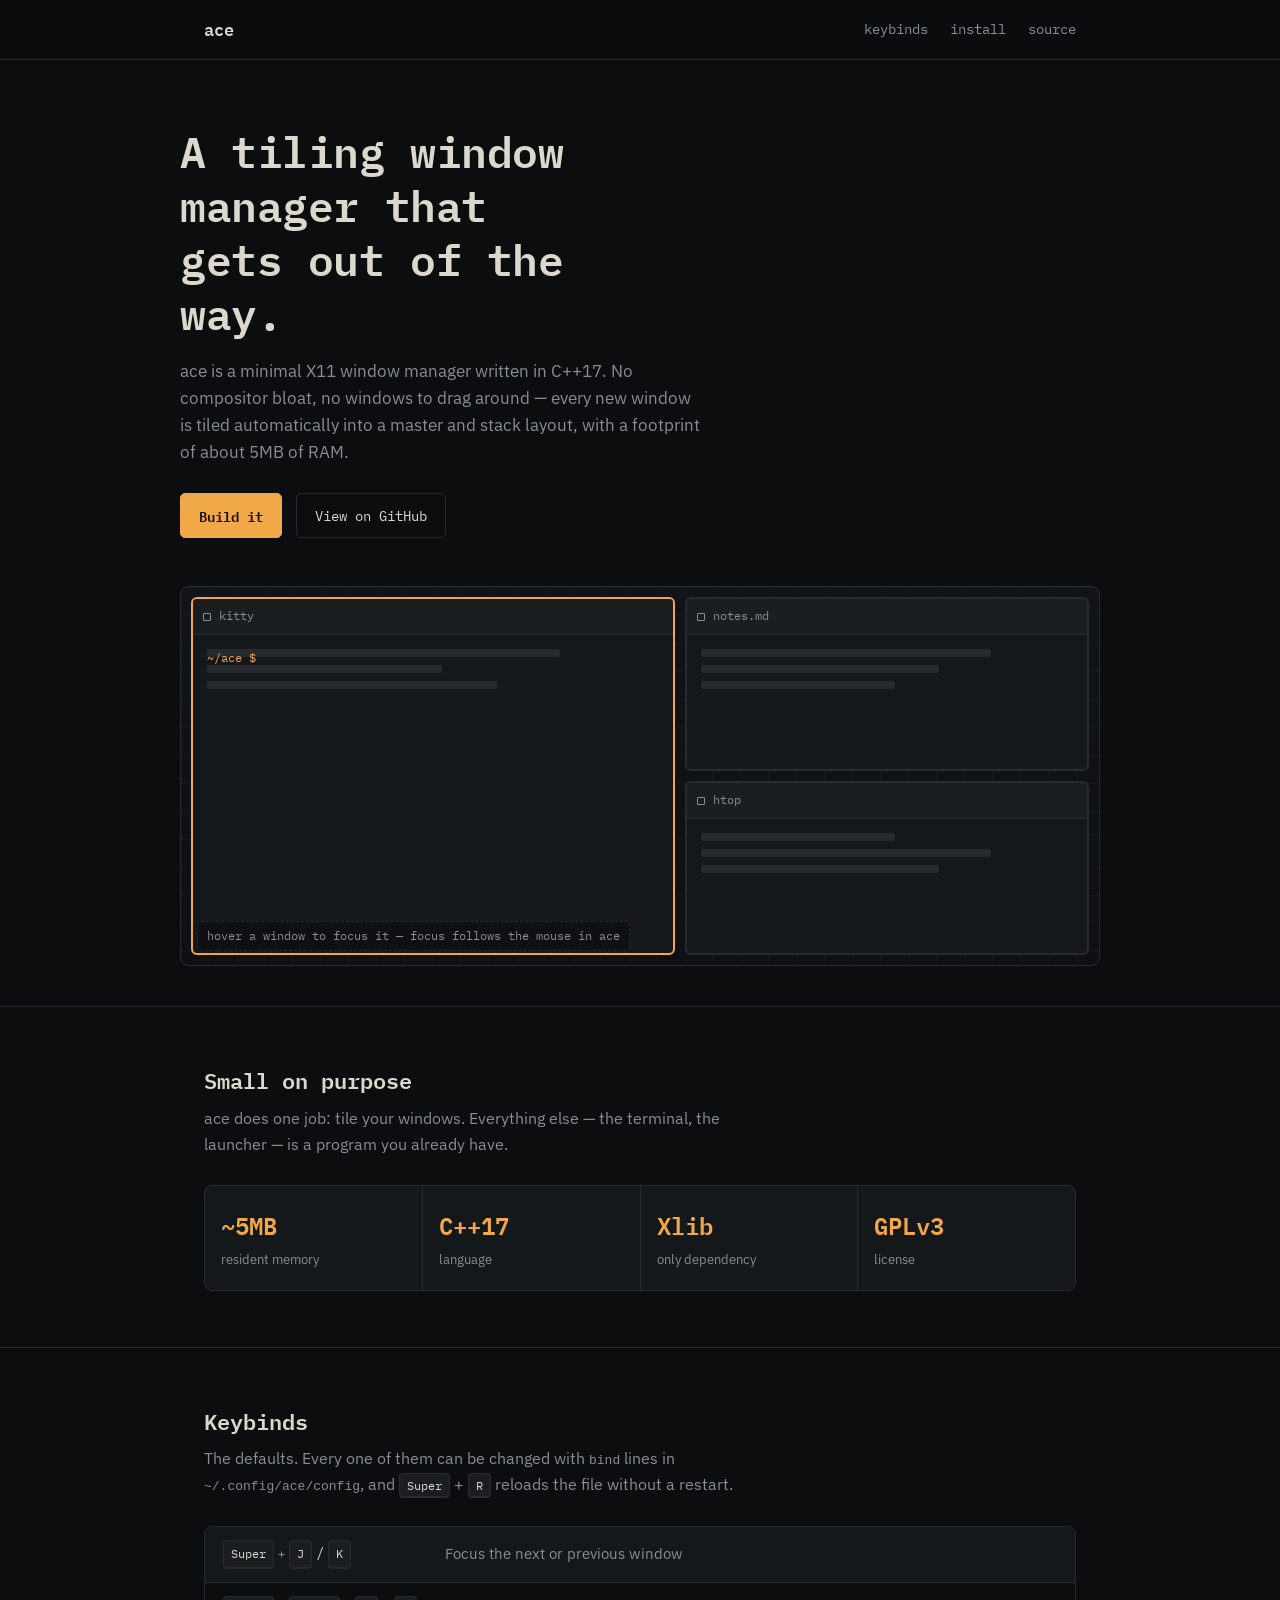
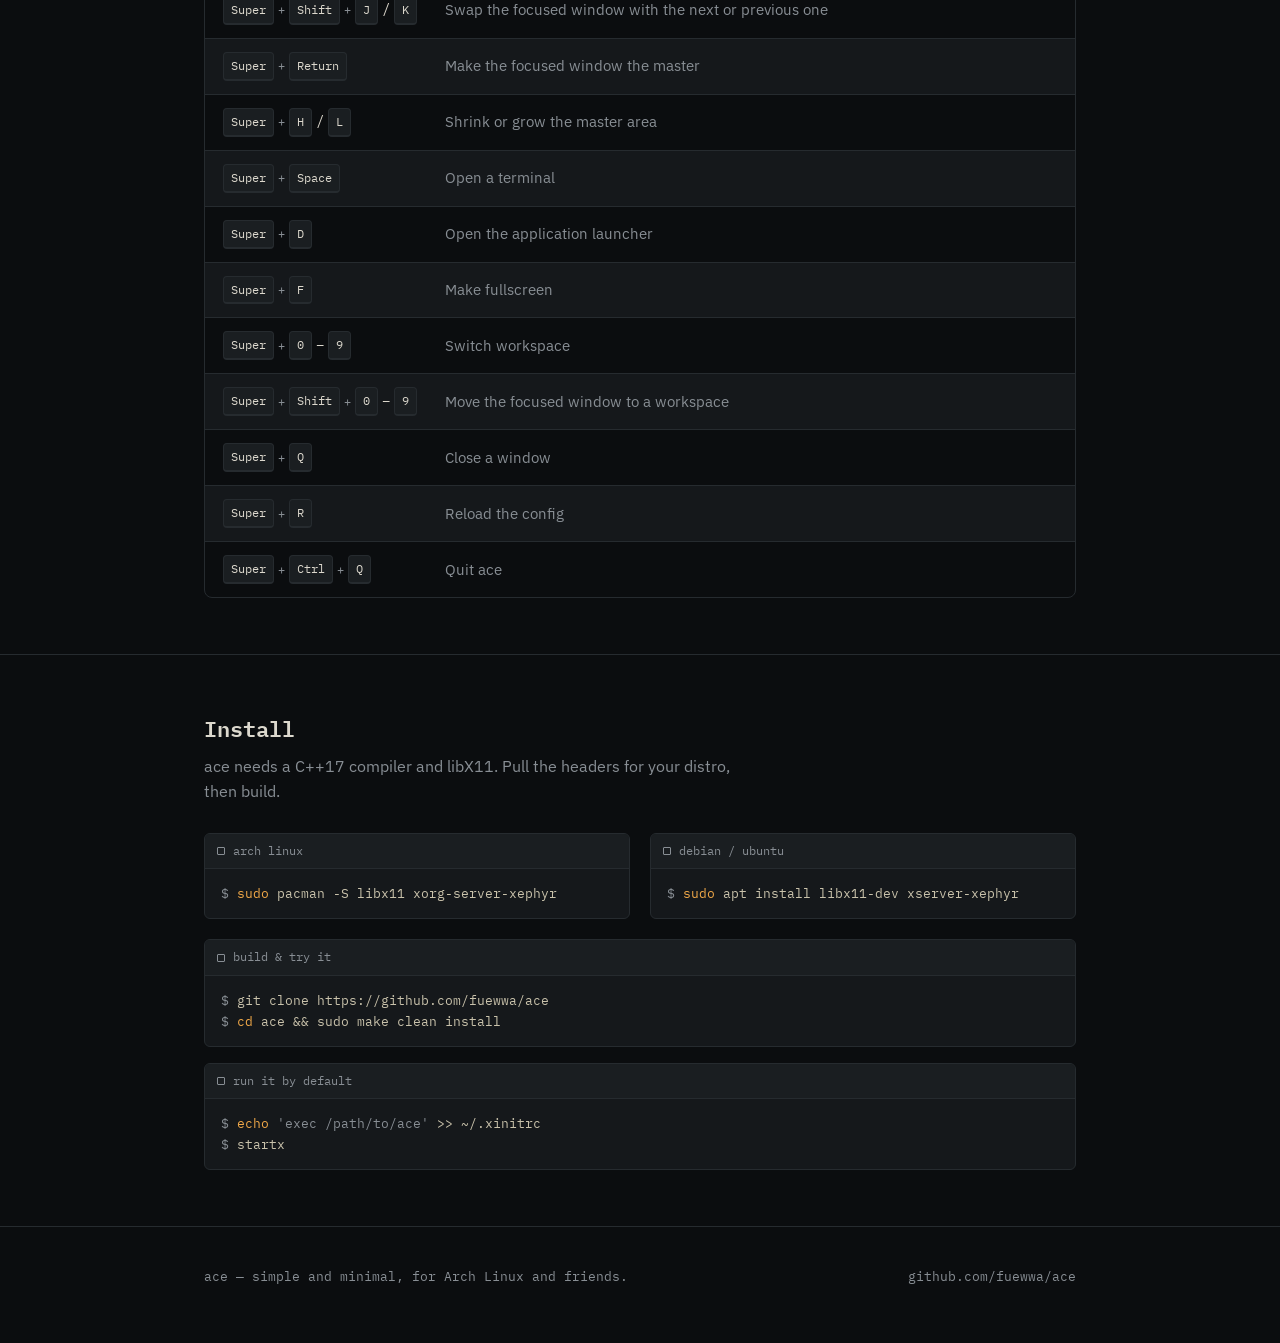
<file: docs/index.html>
<!doctype html>
<html lang="en">
<head>
<meta charset="utf-8">
<meta name="viewport" content="width=device-width, initial-scale=1, viewport-fit=cover">
<title>ace — a minimal tiling window manager</title>
<link rel="icon" href="data:image/svg+xml,<svg xmlns=%22http://www.w3.org/2000/svg%22 viewBox=%220 0 100 100%22><rect width=%22100%22 height=%22100%22 rx=%2218%22 fill=%22%230b0d0f%22/><rect x=%2222%22 y=%2222%22 width=%2256%22 height=%2242%22 rx=%224%22 fill=%22none%22 stroke=%22%23f0a848%22 stroke-width=%226%22/></svg>">
<link rel="preconnect" href="https://fonts.googleapis.com">
<link rel="preconnect" href="https://fonts.gstatic.com" crossorigin>
<link href="https://fonts.googleapis.com/css2?family=IBM+Plex+Mono:wght@400;500;600&family=IBM+Plex+Sans:wght@400;500&display=swap" rel="stylesheet">
<style>
  :root{
    --bg:#0b0d0f;
    --panel:#15181b;
    --panel-2:#1a1e21;
    --border:#262b2f;
    --text:#dcd8cd;
    --muted:#888e94;
    --accent:#f0a848;
    --accent-dim:#8a6431;
    --mono:'IBM Plex Mono', ui-monospace, monospace;
    --sans:'IBM Plex Sans', system-ui, sans-serif;
    box-sizing:border-box;
    padding-top:env(safe-area-inset-top,0px);
    padding-bottom:env(safe-area-inset-bottom,0px);
  }
  *{box-sizing:inherit; margin:0; padding:0;}
  html{scroll-padding-top:env(safe-area-inset-top,0px); scroll-behavior:smooth;}
  body{
    background:var(--bg);
    color:var(--text);
    font-family:var(--sans);
    line-height:1.6;
    -webkit-font-smoothing:antialiased;
  }
  ::selection{background:var(--accent); color:#0b0d0f;}
  a{color:inherit;}
  img{max-width:100%;}

  .wrap{max-width:920px; margin:0 auto; padding:0 24px;}

  header.top{
    position:sticky; top:0; top:env(safe-area-inset-top,0px);
    z-index:20;
    backdrop-filter:blur(10px);
    background:rgba(11,13,15,.82);
    border-bottom:1px solid var(--border);
  }
  .top-inner{
    max-width:920px; margin:0 auto; padding:16px 24px;
    display:flex; align-items:center; justify-content:space-between;
  }
  .brand{
    font-family:var(--mono); font-weight:600; font-size:1.05rem;
    display:flex; align-items:center; gap:8px;
  }
  .brand .dot{width:8px; height:8px; border-radius:2px; background:var(--accent); display:inline-block;}
  .top-links{display:flex; gap:22px; font-family:var(--mono); font-size:.85rem;}
  .top-links a{text-decoration:none; color:var(--muted); transition:color .15s;}
  .top-links a:hover{color:var(--text);}

  /* hero */
  .hero{padding:64px 0 40px;}
  .hero h1{
    font-family:var(--mono); font-weight:600;
    font-size:clamp(1.9rem, 4vw, 2.7rem);
    line-height:1.25; max-width:15ch;
    letter-spacing:-.01em;
  }
  .hero p.lede{
    margin-top:18px; max-width:52ch; color:var(--muted); font-size:1.05rem;
  }
  .hero .ctas{margin-top:28px; display:flex; gap:14px; flex-wrap:wrap;}
  .btn{
    font-family:var(--mono); font-size:.9rem; padding:10px 18px;
    border-radius:5px; text-decoration:none; display:inline-block;
    border:1px solid var(--border);
  }
  .btn.primary{background:var(--accent); color:#191008; border-color:var(--accent); font-weight:600;}
  .btn.ghost{color:var(--text);}
  .btn.ghost:hover{border-color:var(--accent-dim);}

  /* desktop demo */
  .desktop{
    margin-top:48px;
    position:relative;
    height:380px;
    border-radius:8px;
    border:1px solid var(--border);
    background:
      linear-gradient(180deg, #101317, #0e1013);
    overflow:hidden;
  }
  .desktop::before{
    content:"";
    position:absolute; inset:0;
    background-image:
      linear-gradient(rgba(255,255,255,.025) 1px, transparent 1px),
      linear-gradient(90deg, rgba(255,255,255,.025) 1px, transparent 1px);
    background-size:28px 28px;
  }
  .hint{
    position:absolute; left:16px; bottom:14px;
    font-family:var(--mono); font-size:.72rem; color:var(--muted);
    z-index:5; pointer-events:none;
    border:1px dashed var(--border); padding:5px 9px; border-radius:4px;
    background:rgba(11,13,15,.6);
  }
  .tiles{
    position:absolute; inset:0;
    display:grid;
    grid-template-columns:1.2fr 1fr;
    grid-template-rows:1fr 1fr;
    gap:10px;
    padding:10px;
  }
  .tile{
    display:flex; flex-direction:column;
    border-radius:6px;
    border:2px solid var(--border);
    background:var(--panel);
    user-select:none;
    overflow:hidden;
    transition:border-color .15s ease;
  }
  .tile.master{grid-row:1 / span 2;}
  .tile.focus{border-color:var(--accent);}
  .tile .bar{
    display:flex; align-items:center; gap:8px;
    padding:8px 10px;
    background:var(--panel-2);
    border-bottom:1px solid var(--border);
    font-family:var(--mono); font-size:.72rem; color:var(--muted);
  }
  .tile .bar .sq{width:8px; height:8px; border:1.4px solid var(--muted); border-radius:1px;}
  .tile .body{padding:14px; font-family:var(--mono); font-size:.72rem; color:var(--muted);}
  .tile .body .ln{height:8px; background:var(--border); border-radius:2px; margin-bottom:8px;}
  .tile .body .ln.w1{width:78%;}
  .tile .body .ln.w2{width:52%;}
  .tile .body .ln.w3{width:64%;}
  .tile.term .body{color:#c9c2ab;}
  .tile.term .body .k{color:var(--accent);}

  section{padding:56px 0; border-top:1px solid var(--border);}
  h2{
    font-family:var(--mono); font-weight:600; font-size:1.35rem;
    margin-bottom:8px;
  }
  section > .wrap > p.sub{color:var(--muted); max-width:56ch; margin-bottom:28px;}

  /* stats */
  .stats{
    display:grid; grid-template-columns:repeat(4, 1fr); gap:1px;
    background:var(--border); border:1px solid var(--border); border-radius:8px; overflow:hidden;
  }
  .stat{background:var(--panel); padding:20px 16px;}
  .stat .num{font-family:var(--mono); font-weight:600; font-size:1.5rem; color:var(--accent);}
  .stat .lbl{color:var(--muted); font-size:.82rem; margin-top:4px;}
  @media (max-width:640px){.stats{grid-template-columns:repeat(2,1fr);}}

  /* keybinds */
  .keys{border:1px solid var(--border); border-radius:8px; overflow:hidden;}
  .krow{
    display:grid; grid-template-columns:210px 1fr;
    border-top:1px solid var(--border);
    padding:13px 18px; align-items:center; gap:12px;
  }
  .krow:first-child{border-top:none;}
  .krow:nth-child(odd){background:var(--panel);}
  .combo{font-family:var(--mono); font-size:.85rem; display:flex; align-items:center; flex-wrap:wrap; gap:4px;}
  kbd{
    font-family:var(--mono); font-size:.78rem;
    background:var(--panel-2); border:1px solid var(--border);
    border-bottom-width:2px;
    padding:3px 7px; border-radius:4px; color:var(--text);
  }
  .plus{color:var(--muted); font-size:.78rem;}
  .desc{color:var(--muted); font-size:.92rem;}

  /* install */
  .cols{display:grid; grid-template-columns:1fr 1fr; gap:20px;}
  @media (max-width:640px){.cols{grid-template-columns:1fr;}}
  .code-card{
    border:1px solid var(--border); border-radius:6px; overflow:hidden; background:var(--panel);
  }
  .code-card .bar{
    padding:8px 12px; background:var(--panel-2); border-bottom:1px solid var(--border);
    font-family:var(--mono); font-size:.72rem; color:var(--muted);
    display:flex; align-items:center; gap:8px;
  }
  .code-card .bar .sq{width:8px; height:8px; border:1.4px solid var(--muted); border-radius:1px;}
  pre{
    font-family:var(--mono); font-size:.82rem; color:#c9c2ab;
    padding:14px 16px; overflow-x:auto;
  }
  pre .c{color:var(--muted);}
  pre .p{color:var(--accent);}
  .stack{display:flex; flex-direction:column; gap:16px; margin-top:20px;}

  footer{padding:40px 0 56px; border-top:1px solid var(--border);}
  .foot-inner{
    display:flex; justify-content:space-between; align-items:center; flex-wrap:wrap; gap:14px;
    font-family:var(--mono); font-size:.8rem; color:var(--muted);
  }
  .foot-inner a{text-decoration:none;}
  .foot-inner a:hover{color:var(--accent);}

  @media (prefers-reduced-motion:reduce){ html{scroll-behavior:auto;} }
</style>
</head>
<body>

<header class="top">
  <div class="top-inner">
    <div class="brand">ace</div>
    <nav class="top-links">
      <a href="#keybinds">keybinds</a>
      <a href="#install">install</a>
      <a href="https://github.com/fuewwa/ace">source</a>
    </nav>
  </div>
</header>

<main>
  <section class="hero wrap" style="border-top:none;">
    <h1>A tiling window manager that gets out of the way.</h1>
    <p class="lede">ace is a minimal X11 window manager written in C++17. No compositor bloat, no windows to drag around — every new window is tiled automatically into a master and stack layout, with a footprint of about 5MB of RAM.</p>
    <div class="ctas">
      <a class="btn primary" href="#install">Build it</a>
      <a class="btn ghost" href="https://github.com/fuewwa/ace">View on GitHub</a>
    </div>

    <div class="desktop" id="desktop">
      <div class="tiles">
        <div class="tile master term focus">
          <div class="bar"><span class="sq"></span>kitty</div>
          <div class="body">
            <div class="ln w1"><span class="k">~/ace $</span></div>
            <div class="ln w2"></div>
            <div class="ln w3"></div>
          </div>
        </div>
        <div class="tile">
          <div class="bar"><span class="sq"></span>notes.md</div>
          <div class="body">
            <div class="ln w1"></div>
            <div class="ln w3"></div>
            <div class="ln w2"></div>
          </div>
        </div>
        <div class="tile">
          <div class="bar"><span class="sq"></span>htop</div>
          <div class="body">
            <div class="ln w2"></div>
            <div class="ln w1"></div>
            <div class="ln w3"></div>
          </div>
        </div>
      </div>
      <div class="hint">hover a window to focus it — focus follows the mouse in ace</div>
    </div>
  </section>

  <section>
    <div class="wrap">
      <h2>Small on purpose</h2>
      <p class="sub">ace does one job: tile your windows. Everything else — the terminal, the launcher — is a program you already have.</p>
      <div class="stats">
        <div class="stat"><div class="num">~5MB</div><div class="lbl">resident memory</div></div>
        <div class="stat"><div class="num">C++17</div><div class="lbl">language</div></div>
        <div class="stat"><div class="num">Xlib</div><div class="lbl">only dependency</div></div>
        <div class="stat"><div class="num">GPLv3</div><div class="lbl">license</div></div>
      </div>
    </div>
  </section>

  <section id="keybinds">
    <div class="wrap">
      <h2>Keybinds</h2>
      <p class="sub">The defaults. Every one of them can be changed with <code>bind</code> lines in <code>~/.config/ace/config</code>, and <kbd>Super</kbd> + <kbd>R</kbd> reloads the file without a restart.</p>
      <div class="keys">
        <div class="krow"><div class="combo"><kbd>Super</kbd><span class="plus">+</span><kbd>J</kbd> / <kbd>K</kbd></div><div class="desc">Focus the next or previous window</div></div>
        <div class="krow"><div class="combo"><kbd>Super</kbd><span class="plus">+</span><kbd>Shift</kbd><span class="plus">+</span><kbd>J</kbd> / <kbd>K</kbd></div><div class="desc">Swap the focused window with the next or previous one</div></div>
        <div class="krow"><div class="combo"><kbd>Super</kbd><span class="plus">+</span><kbd>Return</kbd></div><div class="desc">Make the focused window the master</div></div>
        <div class="krow"><div class="combo"><kbd>Super</kbd><span class="plus">+</span><kbd>H</kbd> / <kbd>L</kbd></div><div class="desc">Shrink or grow the master area</div></div>
        <div class="krow"><div class="combo"><kbd>Super</kbd><span class="plus">+</span><kbd>Space</kbd></div><div class="desc">Open a terminal</div></div>
        <div class="krow"><div class="combo"><kbd>Super</kbd><span class="plus">+</span><kbd>D</kbd></div><div class="desc">Open the application launcher</div></div>
        <div class="krow"><div class="combo"><kbd>Super</kbd><span class="plus">+</span><kbd>F</kbd></div><div class="desc">Make fullscreen</div></div>
        <div class="krow"><div class="combo"><kbd>Super</kbd><span class="plus">+</span><kbd>0</kbd>–<kbd>9</kbd></div><div class="desc">Switch workspace</div></div>
        <div class="krow"><div class="combo"><kbd>Super</kbd><span class="plus">+</span><kbd>Shift</kbd><span class="plus">+</span><kbd>0</kbd>–<kbd>9</kbd></div><div class="desc">Move the focused window to a workspace</div></div>
        <div class="krow"><div class="combo"><kbd>Super</kbd><span class="plus">+</span><kbd>Q</kbd></div><div class="desc">Close a window</div></div>
        <div class="krow"><div class="combo"><kbd>Super</kbd><span class="plus">+</span><kbd>R</kbd></div><div class="desc">Reload the config</div></div>
        <div class="krow"><div class="combo"><kbd>Super</kbd><span class="plus">+</span><kbd>Ctrl</kbd><span class="plus">+</span><kbd>Q</kbd></div><div class="desc">Quit ace</div></div>
      </div>
    </div>
  </section>

  <section id="install">
    <div class="wrap">
      <h2>Install</h2>
      <p class="sub">ace needs a C++17 compiler and libX11. Pull the headers for your distro, then build.</p>
      <div class="cols">
        <div class="code-card">
          <div class="bar"><span class="sq"></span>arch linux</div>
          <pre><span class="c">$</span> <span class="p">sudo</span> pacman -S libx11 xorg-server-xephyr</pre>
        </div>
        <div class="code-card">
          <div class="bar"><span class="sq"></span>debian / ubuntu</div>
          <pre><span class="c">$</span> <span class="p">sudo</span> apt install libx11-dev xserver-xephyr</pre>
        </div>
      </div>

      <div class="stack">
        <div class="code-card">
          <div class="bar"><span class="sq"></span>build &amp; try it</div>
          <pre><span class="c">$</span> git clone https://github.com/fuewwa/ace
<span class="c">$</span> <span class="p">cd</span> ace &amp;&amp; sudo make clean install</pre>
        </div>
        <div class="code-card">
          <div class="bar"><span class="sq"></span>run it by default</div>
          <pre><span class="c">$</span> <span class="p">echo</span> <span class="c">'exec /path/to/ace'</span> &gt;&gt; ~/.xinitrc
<span class="c">$</span> startx</pre>
        </div>
      </div>
    </div>
  </section>
</main>

<footer>
  <div class="wrap foot-inner">
    <span>ace — simple and minimal, for Arch Linux and friends.</span>
    <a href="https://github.com/fuewwa/ace">github.com/fuewwa/ace</a>
  </div>
</footer>

<script>
(function(){
  var tiles = document.querySelectorAll('.tile');
  tiles.forEach(function(tile){
    tile.addEventListener('mouseenter', function(){
      tiles.forEach(function(other){ other.classList.remove('focus'); });
      tile.classList.add('focus');
    });
  });
})();
</script>
</body>
</html>
</file>
